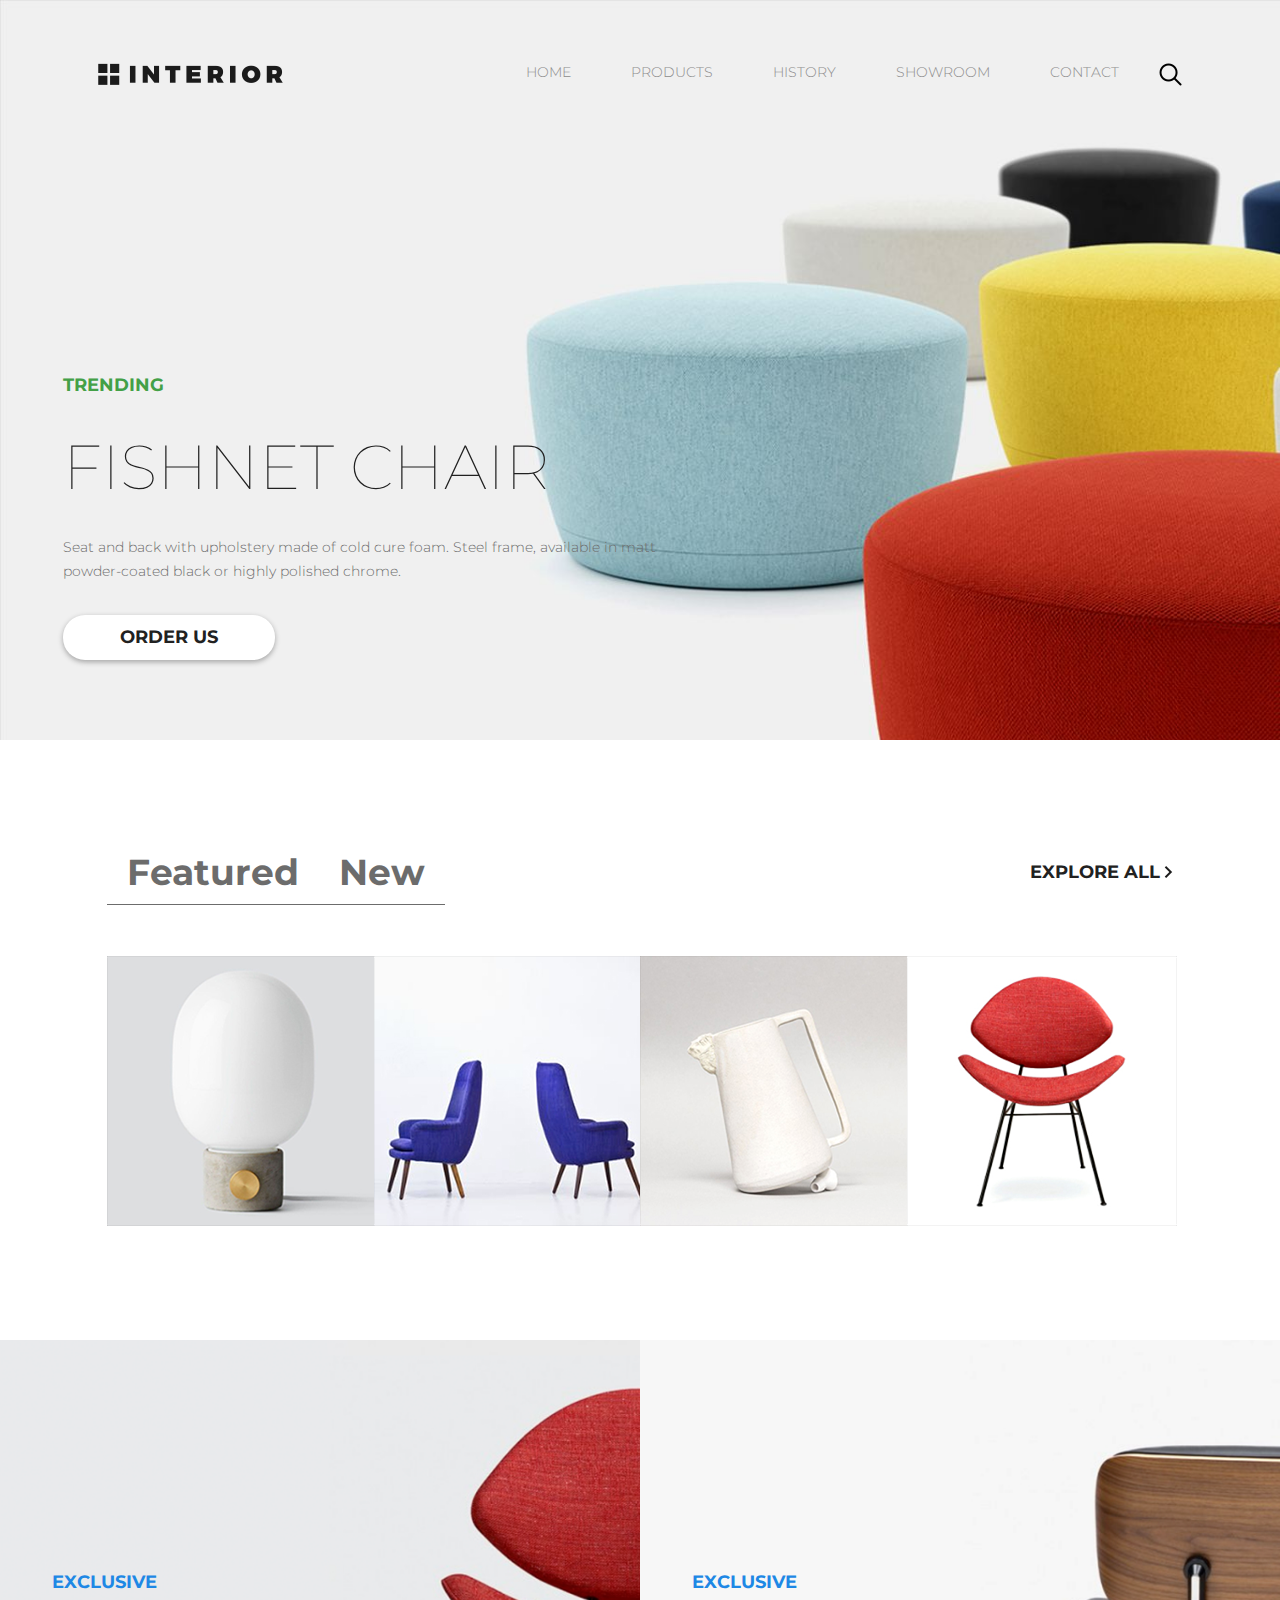
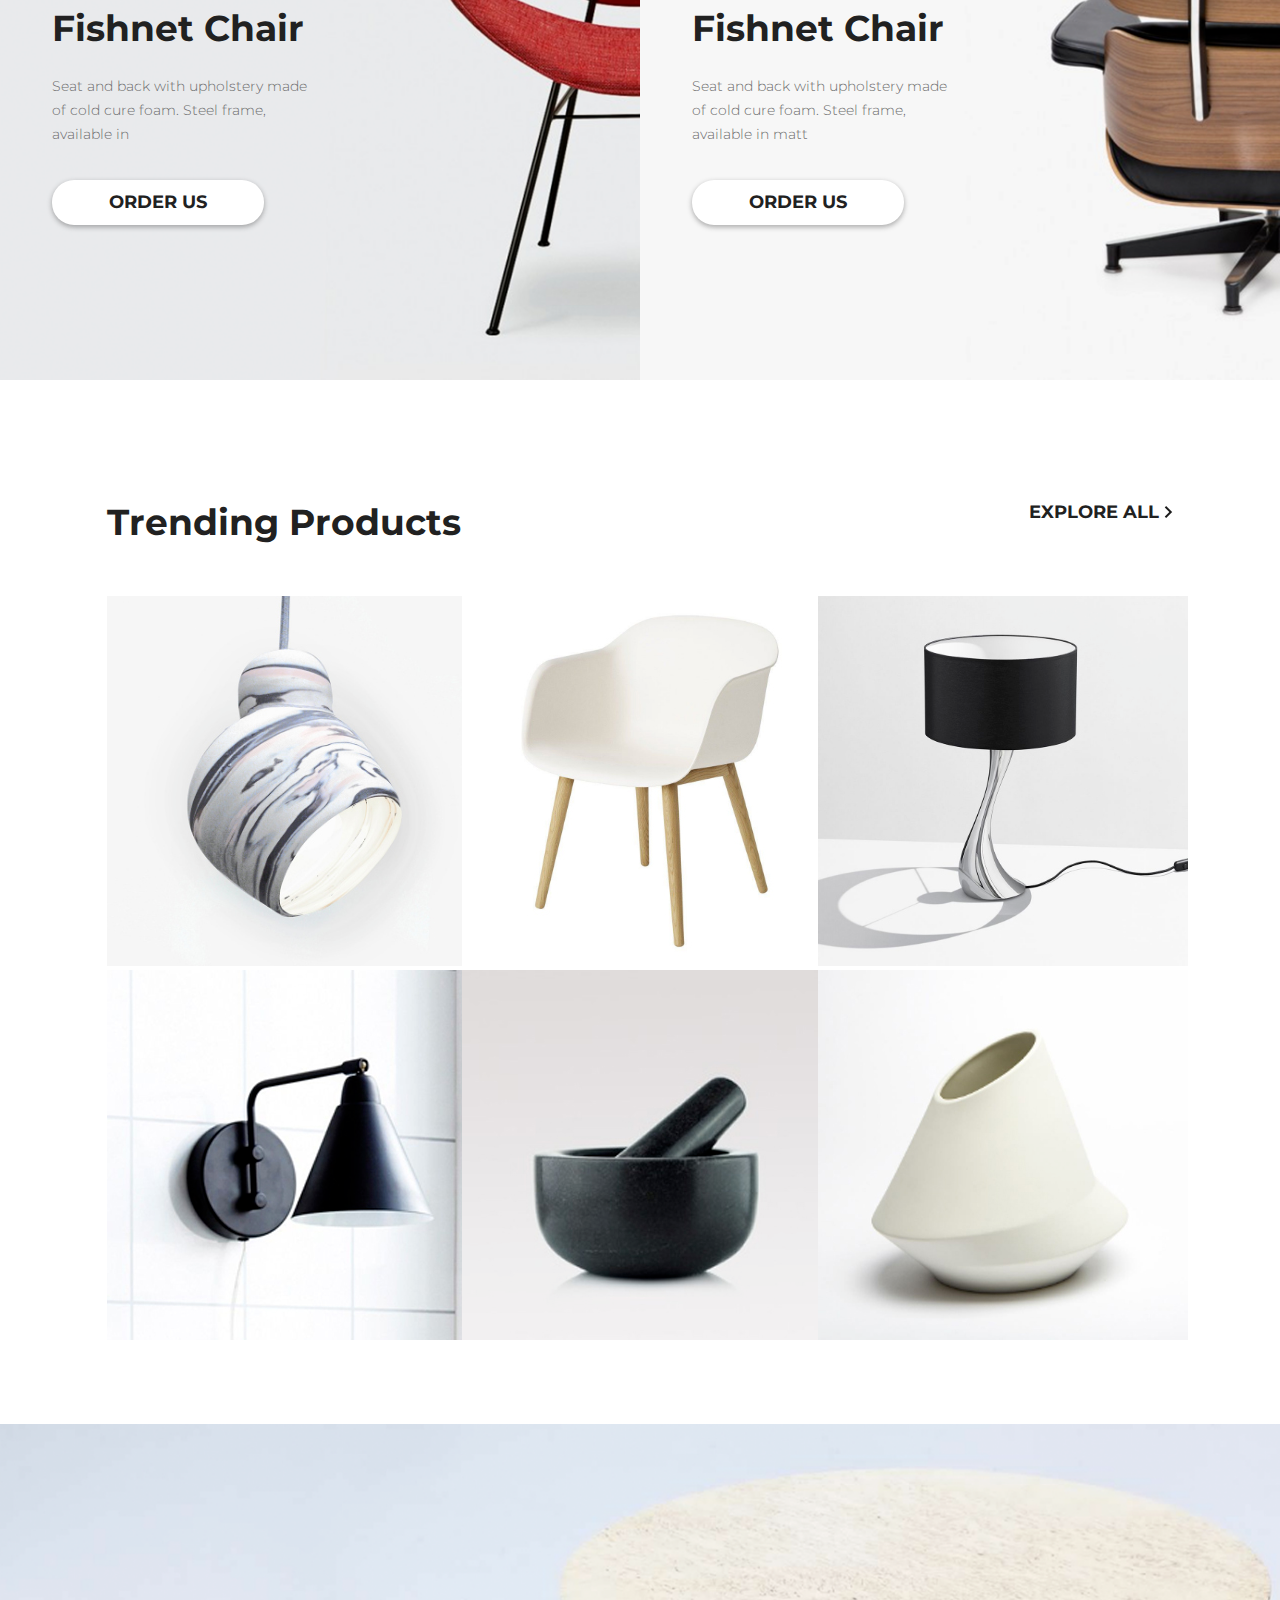
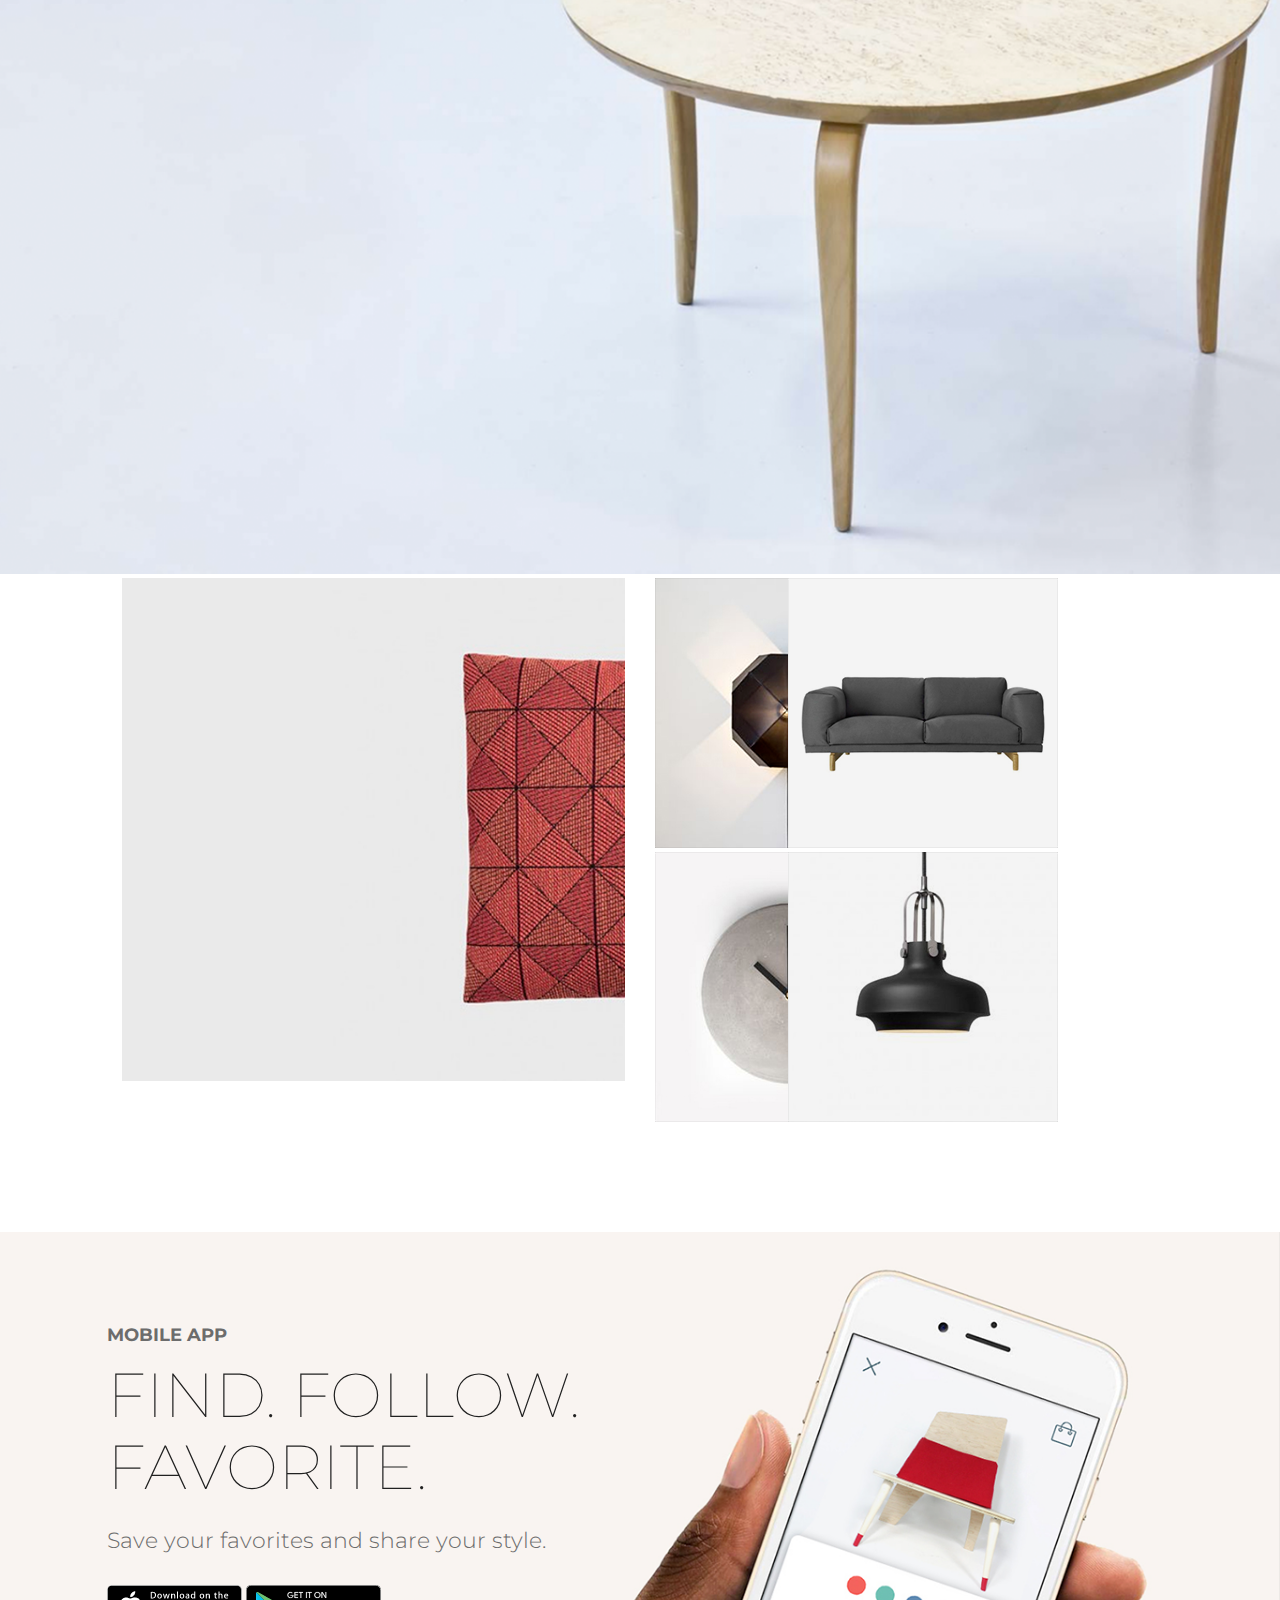
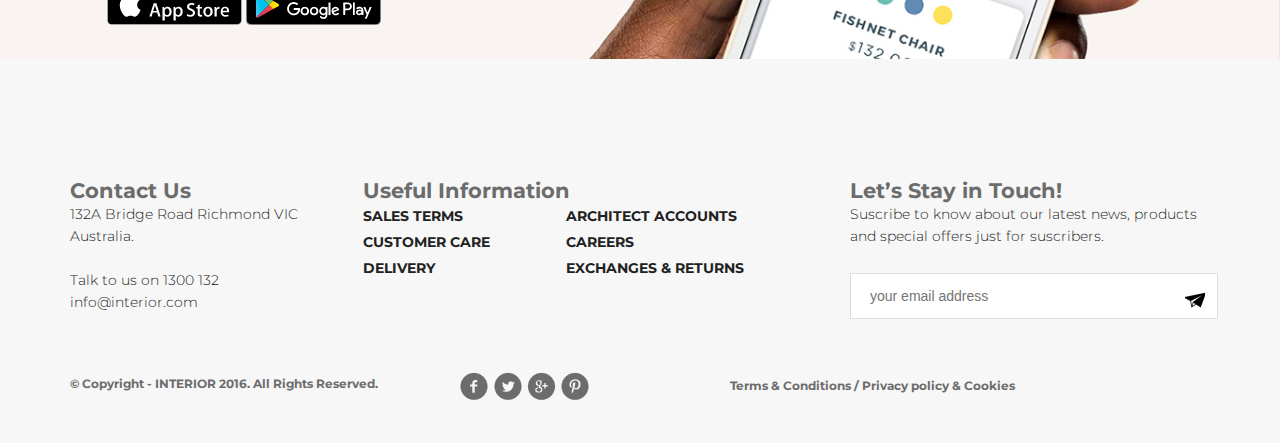
<file: less8/index.html>
<!DOCTYPE html>
<html lang="en">

<head>
    <meta charset="UTF-8">
    <title>Document</title>
    <meta name="viewport" content="width=device-width, initial-scale=1, shrink-to-fit=no">
    <link rel="stylesheet" href="style/style.css">
    <link rel="stylesheet" href="style/footer.css">
    <link rel="stylesheet" href="css/bootstrap-grid.css">
</head>

<body>
    <div class="header">
        <div class="menuLogo">
            <a href="#"><img src="img/logo.png" alt="Логотип" class="logo"></a>
            <ul class="menu">
                <li><a href="index.html">HOME</a></li>
                <li><a href="interior-product.html">PRODUCTS</a></li>
                <li><a href="#">HISTORY</a></li>
                <li><a href="#">SHOWROOM</a></li>
                <li><a href="interior-contact.html">CONTACT</a></li>
                <!--<li><a href="" class="search"><img src="img/search.png"></a></li>-->
                <a href="" class="search"><img src="img/search.png"></a>
            </ul>
        </div>
        <div class="text">
            <h3>TRENDING</h3>
            <h1>Fishnet Chair</h1>
            <p>Seat and back with upholstery made of&nbsp;cold cure foam. Steel frame, available in&nbsp;matt powder-coated black or&nbsp;highly polished chrome.</p>
            <a href="#">Order Us</a>
        </div>
    </div>
    <div class="main">
        <div id="section">
            <div class="section_product">
                <div id="menu-1">
                    <ul>
                        <li><a href="#">Featured</a></li>
                        <li><a href="#">New</a></li>
                    </ul>
                </div>
                <div id="explore_all"><a href="#">explore all</a> <img src="img/arrow.png"> </div>
            </div>
            <div class="section_product_block row">
                <div class="product_block_1 col-3">
                    <a href="#"><img src="img/product-1.png" alt="Product 1 explorer_all"></a>
                    <div id="product_explorer_all_hover">
                        <a href="#">
                            <img src="img/arrow.png">
                            <h3>Fishnet Chair</h3>
                            <p>Seat and back with upholstery made of&nbsp;cold cure foam.
                                <!-- Steel frame, available in&nbsp;matt powder-coated black or&nbsp;highly polished chrome.-->
                            </p>
                        </a>
                    </div>
                </div>
                <div class="product_block_1 col-3">
                    <a href="#"><img src="img/product-2.png" alt="Product 2 explorer_all"></a>
                    <div id="product_explorer_all_hover">
                        <a href="#">
                            <img src="img/arrow.png">
                            <h3>Fishnet Chair</h3>
                            <p>Seat and back with upholstery made of&nbsp;cold cure foam.
                                <!-- Steel frame, available in&nbsp;matt powder-coated black or&nbsp;highly polished chrome.-->
                            </p>
                        </a>
                    </div>
                </div>
                <div class="product_block_1 col-3">
                    <a href="#"><img src="img/product-3.png" alt="Product 3 explorer_all"></a>
                    <div id="product_explorer_all_hover">
                        <a href="#">
                            <img src="img/arrow.png">
                            <h3>Fishnet Chair</h3>
                            <p>Seat and back with upholstery made of&nbsp;cold cure foam.
                                <!-- Steel frame, available in&nbsp;matt powder-coated black or&nbsp;highly polished chrome.-->
                            </p>
                        </a>
                    </div>
                </div>
                <div class="product_block_1 col-3">
                    <a href="#"><img src="img/product-4.png" alt="Product 4 explorer_all"></a>
                    <div id="product_explorer_all_hover">
                        <a href="#">
                            <img src="img/arrow.png">
                            <h3>Fishnet Chair</h3>
                            <p>Seat and back with upholstery made of&nbsp;cold cure foam.
                                <!-- Steel frame, available in&nbsp;matt powder-coated black or&nbsp;highly polished chrome.-->
                            </p>
                        </a>
                    </div>
                </div>
            </div>
        </div>
        <div id="section">
            <div class="block_chear">
                <div><img src="img/promo-img1.png">
                    <div id="promo">
                        <h3>exclusive</h3>
                        <h2>Fishnet Chair</h2>
                        <p>Seat and back with upholstery made of&nbsp;cold cure foam. Steel frame, available in&nbsp;
                            <!-- powder-coated black or&nbsp;highly polished chrome.-->
                        </p>
                        <a href="#">Order Us</a>
                    </div>
                </div>
                <div><img src="img/promo-img.png">
                    <div id="promo">
                        <h3>exclusive</h3>
                        <h2>Fishnet Chair</h2>
                        <p>Seat and back with upholstery made of&nbsp;cold cure foam. Steel frame, available in&nbsp;matt
                            <!-- powder-coated black or&nbsp;highly polished chrome.-->
                        </p>
                        <a href="#">Order Us</a>
                    </div>
                </div>
            </div>
        </div>
        <div id="section">
            <div class="section_trending">
                <p>Trending Products</p>
                <a href="#">
                    
                        explore all <img src="img/arrow.png">
                   
                </a>
            </div>
            <div class="trending_products_all row">
                <div class="col-4"><a href="#"><img src="img/product-11.png" alt="Product 1 trending_products_all"></a>
                </div>
                <div class="col-4"><a href="#"><img src="img/product-21.png" alt="Product 2 trending_products_all"></a>
                </div>
                <div class="col-4"><a href="#"><img src="img/product-31.png" alt="Product 3 trending_products_all"></a>
                </div>
                <div class="col-4"><a href="#"><img src="img/product-41.png" alt="Product 4 trending_products_all"></a>
                </div>
                <div class="col-4"><a href="#"><img src="img/product-5.png" alt="Product 5 trending_products_all"></a>
                </div>
                <div class="col-4"><a href="#"><img src="img/product-6.png" alt="Product 6 trending_products_all"></a>
                </div>
            </div>
        </div>
        <div id="section">
            <div class="hot_deal">
                <img src="img/slider.png" alt="" class="hot_img">
                <div id="hot_deal_slider">
                    <h3>Hot deal</h3>
                    <h2>Fishnet Chair</h2>
                    <p>Seat and back with upholstery made of&nbsp;cold cure foam. Steel frame, available in&nbsp;matt powder-coated black or&nbsp;highly polished chrome.
                    </p>
                    <a href="#">Order Us</a>
                </div>
            </div>
        </div>
        <div id="section">
            <div class="product_section">
                <div class="product_big col-6">
                    <img src="img/product-1-lg.png" alt="">
                </div>
                <div class="product_row row">
                    <div class="exclusive_product1 col-3">
                        <img src="img/product-2-sm.png" alt="">
                    </div>
                    <div class="exclusive_product1 col-3">
                        <img src="img/product-3-sm.png" alt="">
                    </div>
                </div>
                <div class="product_row row">
                    <div class="exclusive_product1 col-3">
                        <img src="img/product-4-sm.png" alt="">
                    </div>
                    <div class="exclusive_product1 col-3">
                        <img src="img/product-5-sm.png" alt="">
                    </div>
                </div>
            </div>
        </div>
        <div id="section">
            <div class="mobile_app">
                <div id="mobile_app">
                    <h3>mobile app</h3>
                    <h2>Find. Follow. Favorite.</h2>
                    <p>Save your favorites and share your style.
                    </p>
                    <a href="#"><img src="img/app-store.png" alt=""></a>
                    <a href="#"><img src="img/google-play.png" alt=""></a>
                </div>
            </div>
        </div>
        <div class="footer">
            <div class="footer_first">
                <div class="">
                    <div id="footer" class="col-3">
                        <h3>Contact Us</h3>
                        <p>132A Bridge Road Richmond VIC Australia.
                            <br>
                            <br>Talk to us on 1300 132 info@interior.com
                        </p>
                    </div>
                    <div id="footer" class="col-5">
                        <h3>Useful Information</h3>
                        <div class="menu_footer row">
                            <ul class="col-5">
                                <li> <a href="#">Sales terms</a></li>
                                <li> <a href="#">Customer care</a></li>
                                <li> <a href="#">Delivery</a></li>
                            </ul>
                            <ul class="col-7">
                                <li><a href="#">Architect accounts</a></li>
                                <li><a href="#">Careers</a></li>
                                <li><a href="#">Exchanges & returns</a></li>
                            </ul>
                        </div>
                    </div>
                    <div id="footer" class="col-4">
                        <h3>Let’s Stay in Touch!</h3>
                        <p>Suscribe to know about our latest news, products and special offers just for suscribers.</p>
                        <input type="email" placeholder="your email address">
                        <input type="submit" value="">
                    </div>
                </div>
            </div>
            <div class="footer_last">
                <div class="">
                    <p class="col-4">© Copyright - INTERIOR 2016. All Rights Reserved.</p>
                    <div class="col-1"></div>
                    <p class="col-2"><img src="img/social-links.png"></p>
                    <div class="col-1"></div>
                    <p class="col-4">Terms & Conditions / Privacy policy & Cookies</p>
                </div>
            </div>
        </div>
</body>

</html>
</file>
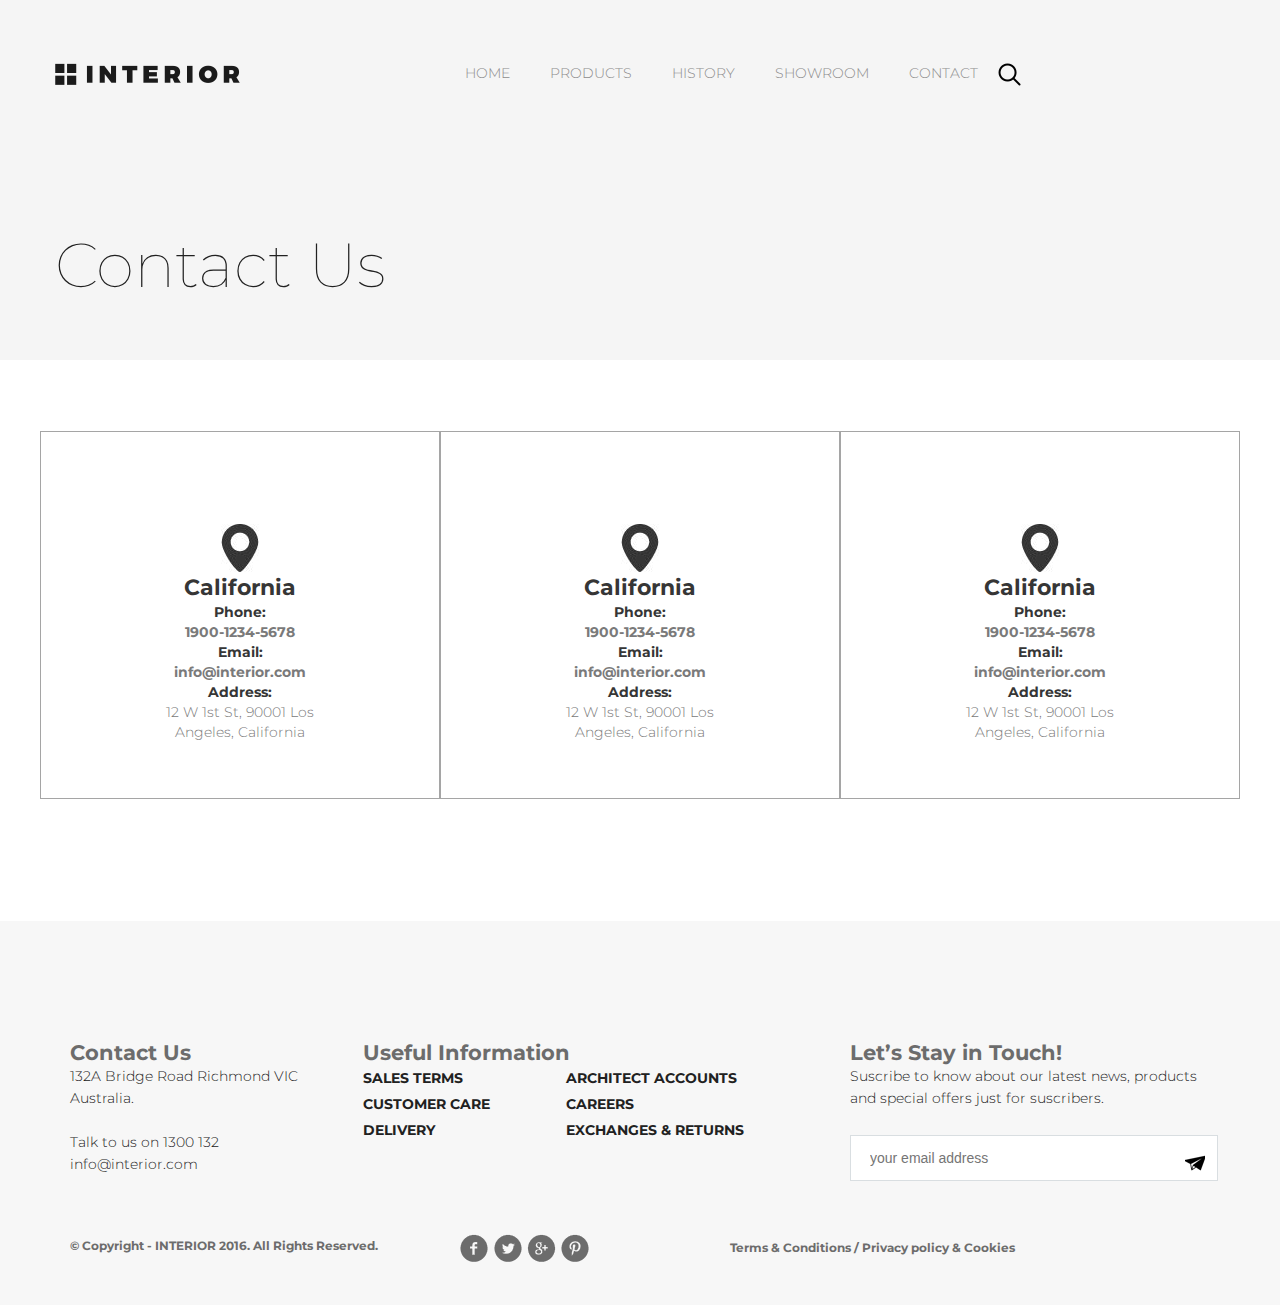
<file: less8/interior-contact.html>
<!DOCTYPE html>
<html lang="en">

<head>
    <meta charset="UTF-8">
    <title>interior-product</title>
    <meta name="viewport" content="width=device-width, initial-scale=1, shrink-to-fit=no">
    <link rel="stylesheet" href="style/interior-contact.css">
    <link rel="stylesheet" href="style/footer.css">
    <link rel="stylesheet" href="css/bootstrap-grid.css">
</head>

<body>
    <div class="header">
        <div class="header_">
            <div class="top_header row">
                <div class="logo col-lg-3 col-xl-4">
                    <a href=""><img src="img/logo.png" alt="Логотип"></a>
                </div>
                <ul class="menu col-xl-8 col-lg-9">
                    <li><a href="index.html">HOME</a></li>
                    <li><a href="interior-product.html">PRODUCTS</a></li>
                    <li><a href="#">HISTORY</a></li>
                    <li><a href="#">SHOWROOM</a></li>
                    <li><a href="interior-contact.html">CONTACT</a></li>
                    <!--<li><a href="" class="search"><img src="img/search.png"></a></li>-->
                    <a href="" class="search"><img src="img/search.png"></a>
                </ul>
            </div>
            <div class="header_h1">
                Contact Us
            </div>
        </div>
    </div>
    <div class="section">
        <div class="row">
            <div class="contact col-4">
                <div>
                    <img src="img/location.jpg" alt="Контакт1">
                    <p>California</p>
                    <div class="address_loc">
                        <p>Phone:</p>
                        <p>1900-1234-5678</p>
                        <p>Email:</p>
                        <p>info@interior.com</p>
                        <p>Address:</p>
                        <p>12 W 1st St, 90001 Los Angeles, California</p>
                    </div>
                </div>
            </div>
            <div class="contact col-4">
                <div>
                    <img src="img/location.jpg" alt="Контакт1">
                    <p>California</p>
                    <div class="address_loc">
                        <p>Phone:</p>
                        <p>1900-1234-5678</p>
                        <p>Email:</p>
                        <p>info@interior.com</p>
                        <p>Address:</p>
                        <p>12 W 1st St, 90001 Los Angeles, California</p>
                    </div>
                </div>
            </div>
            <div class="contact col-4">
                <div>
                    <img src="img/location.jpg" alt="Контакт1">
                    <p>California</p>
                    <div class="address_loc">
                        <p>Phone:</p>
                        <p>1900-1234-5678</p>
                        <p>Email:</p>
                        <p>info@interior.com</p>
                        <p>Address:</p>
                        <p>12 W 1st St, 90001 Los Angeles, California</p>
                    </div>
                </div>
            </div>
        </div>
    </div>
    <div class="footer">
        <div class="footer_first">
            <div class="">
                <div id="footer" class="col-3">
                    <h3>Contact Us</h3>
                    <p>132A Bridge Road Richmond VIC Australia.
                        <br>
                        <br>Talk to us on 1300 132 info@interior.com
                    </p>
                </div>
                <div id="footer" class="col-5">
                    <h3>Useful Information</h3>
                    <div class="menu_footer row">
                        <ul class="col-5">
                            <li> <a href="#">Sales terms</a></li>
                            <li> <a href="#">Customer care</a></li>
                            <li> <a href="#">Delivery</a></li>
                        </ul>
                        <ul class="col-7">
                            <li><a href="#">Architect accounts</a></li>
                            <li><a href="#">Careers</a></li>
                            <li><a href="#">Exchanges & returns</a></li>
                        </ul>
                    </div>
                </div>
                <div id="footer" class="col-4">
                    <h3>Let’s Stay in Touch!</h3>
                    <p>Suscribe to know about our latest news, products and special offers just for suscribers.</p>
                    <input type="email" placeholder="your email address">
                    <input type="submit" value="">
                </div>
            </div>
        </div>
        <div class="footer_last">
            <div class="">
                <p class="col-4">© Copyright - INTERIOR 2016. All Rights Reserved.</p>
                <div class="col-1"></div>
                <p class="col-2"><img src="img/social-links.png"></p>
                <div class="col-1"></div>
                <p class="col-4">Terms & Conditions / Privacy policy & Cookies</p>
            </div>
        </div>
    </div>
</body>

</html>
</file>
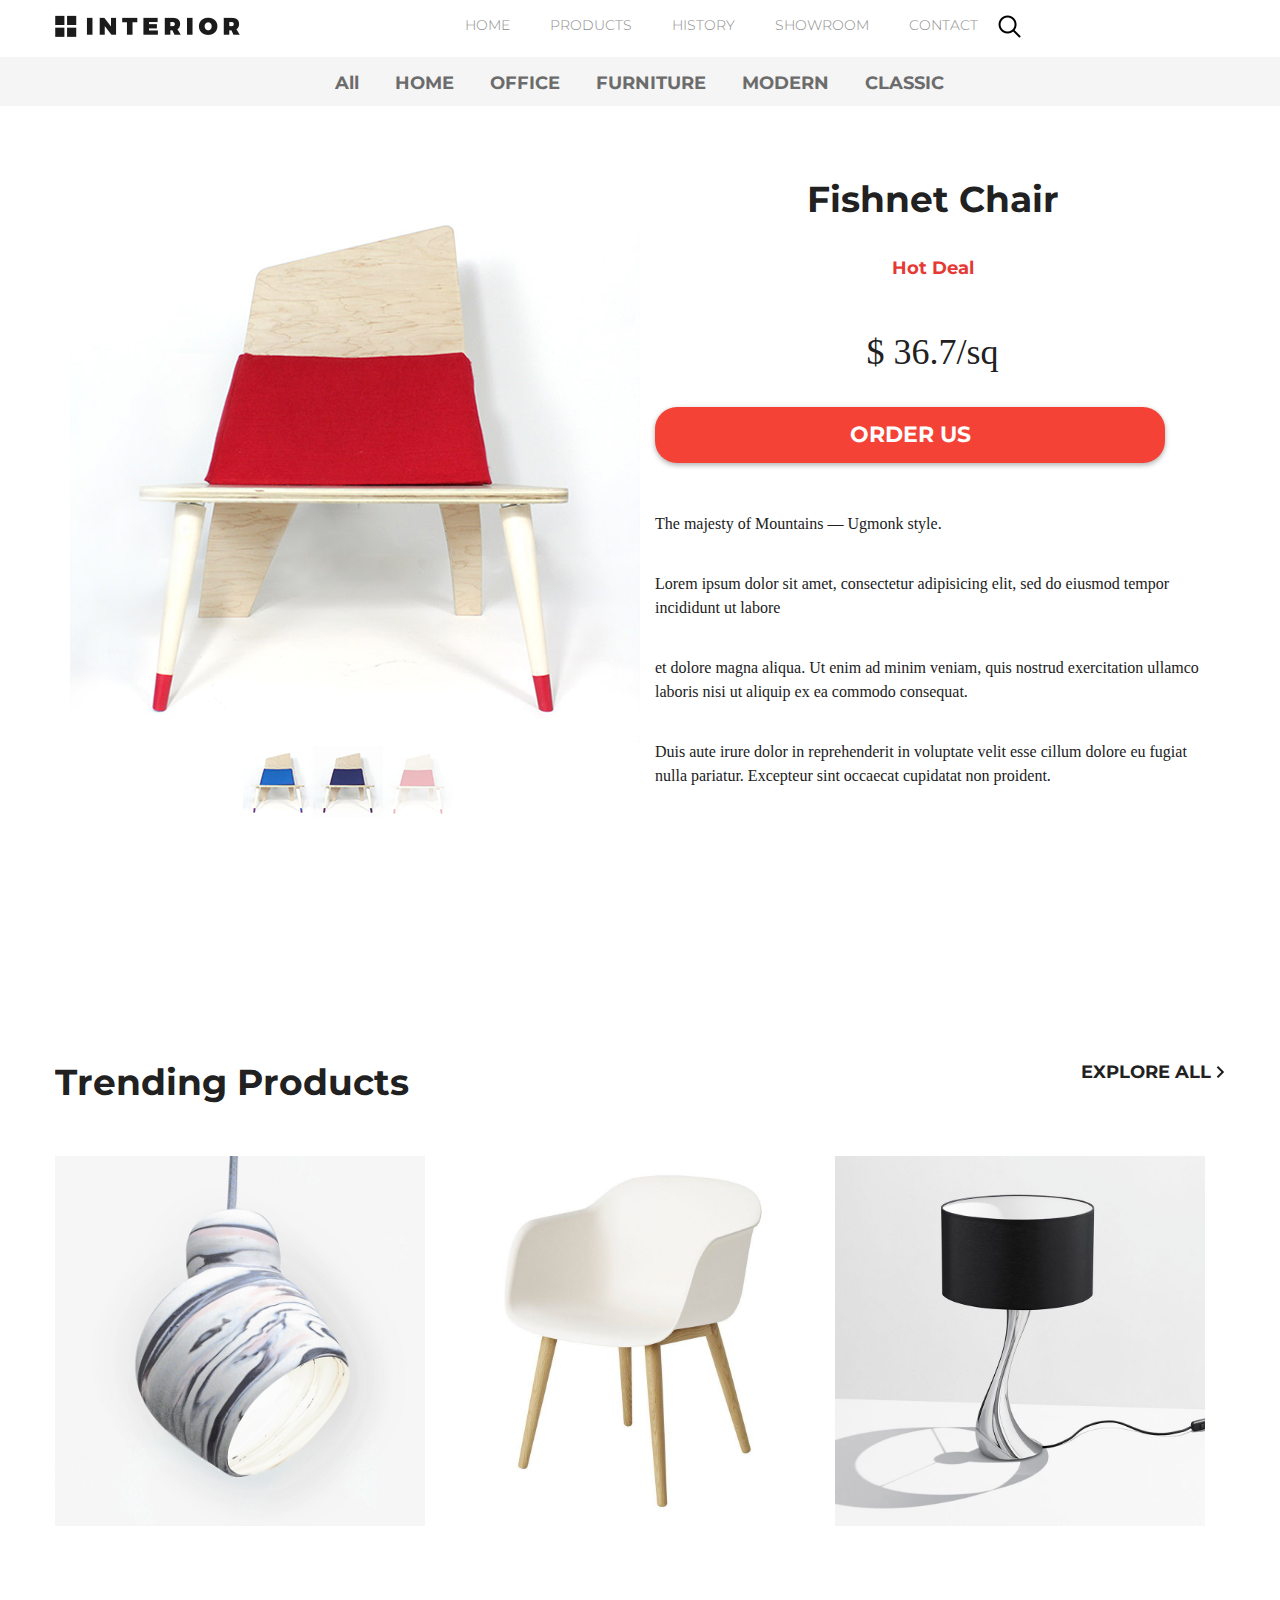
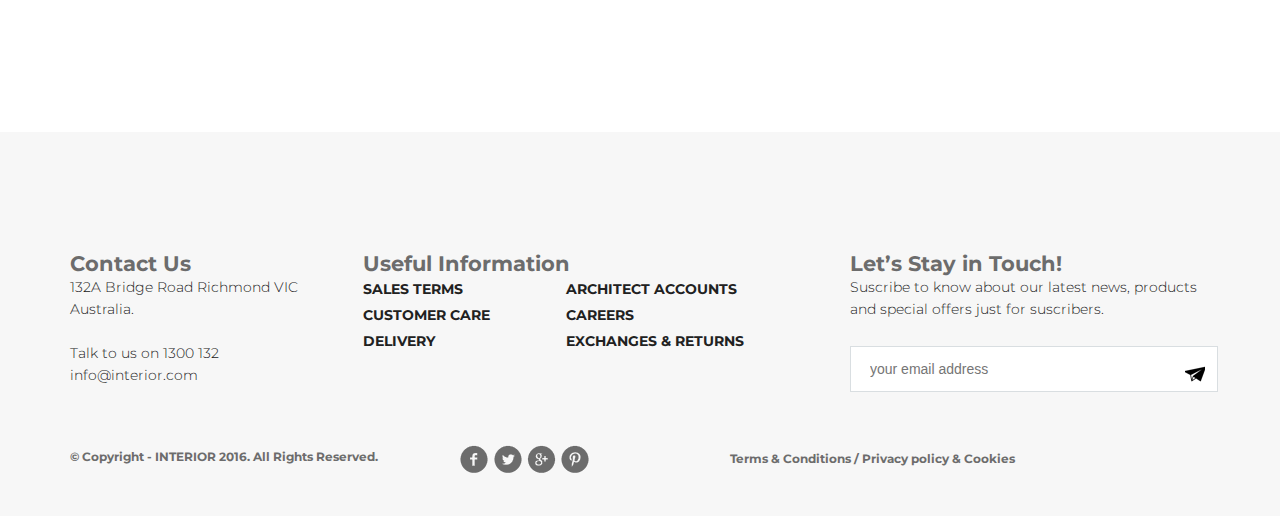
<file: less8/interior-product-deails.html>
<!DOCTYPE html>
<html lang="en">

<head>
    <meta charset="UTF-8">
    <title>interior-product</title>
    <meta name="viewport" content="width=device-width, initial-scale=1, shrink-to-fit=no">
    <link rel="stylesheet" href="style/interior-product-deails.css">
    <link rel="stylesheet" href="style/footer.css">
    <link rel="stylesheet" href="css/bootstrap-grid.css">
</head>

<body>
    <div class="header">
        <div class="header_">
            <div class="top_header row">
                <div class="logo col-lg-3 col-xl-4">
                    <a href=""><img src="img/logo.png" alt="Логотип"></a>
                </div>
                <ul class="menu col-xl-8 col-lg-9">
                    <li><a href="index.html">HOME</a></li>
                    <li><a href="interior-product.html">PRODUCTS</a></li>
                    <li><a href="#">HISTORY</a></li>
                    <li><a href="#">SHOWROOM</a></li>
                    <li><a href="interior-contact.html">CONTACT</a></li>
                    <!--<li><a href="" class="search"><img src="img/search.png"></a></li>-->
                    <a href="" class="search"><img src="img/search.png"></a>
                </ul>
            </div>
            <div class="clear_float"></div>
        </div>
    </div>
    <div class="menu_product">
        <ul>
            <li><a href="#">All</a></li>
            <li><a href="#">HOME</a></li>
            <li><a href="#">OFFICE</a></li>
            <li><a href="#">FURNITURE</a></li>
            <li><a href="#">MODERN</a></li>
            <li><a href="#">CLASSIC</a></li>
        </ul>
    </div>
    <div class="main">
        <div class="section">
            <div class="col-6">
                <img src="img/slider1.png" alt="Slider1">
                <div class="">
                    <img src="img/controll.png" alt="">
                    <img src="img/controll11.png" alt="">
                    <img src="img/controll2.png" alt="">
                </div>
            </div>
            <div class="col-6" id="promo">
                <h1>Fishnet Chair</h1>
                <h2>Hot Deal</h2>
                <p>$ 36.7/sq</p>
                <a href="#">Order Us</a>
                <div>
                    <p>
                        The majesty of&nbsp;Mountains&nbsp;&mdash; Ugmonk style.</p>
                    <p>Lorem ipsum dolor sit amet, consectetur adipisicing elit, sed do&nbsp;eiusmod tempor incididunt ut&nbsp;labore</p>
                    <p>et&nbsp;dolore magna aliqua. Ut&nbsp;enim ad&nbsp;minim veniam, quis nostrud exercitation ullamco laboris nisi ut&nbsp;aliquip ex&nbsp;ea&nbsp;commodo consequat.</p>
                    <p>Duis aute irure dolor in&nbsp;reprehenderit in&nbsp;voluptate velit esse cillum dolore eu&nbsp;fugiat nulla pariatur. Excepteur sint occaecat cupidatat non proident.</p>
                </div>
            </div>
            <div class="clear_float"></div>
        </div>
        <div class="section">
            <div class="section_trending">
                <p>Trending Products</p>
                <a href="#">
                    
                        explore all <img src="img/arrow.png">
                   
                </a>
            </div>
            <div class="trending_products_all row">
                <div class="col-4"><a href="#"><img src="img/product-11.png" alt="Product 1 trending_products_all"></a>
                </div>
                <div class="col-4"><a href="#"><img src="img/product-21.png" alt="Product 2 trending_products_all"></a>
                </div>
                <div class="col-4"><a href="#"><img src="img/product-31.png" alt="Product 3 trending_products_all"></a>
                </div>
            </div>
        </div>
    </div>
    <div class="footer">
        <div class="footer_first">
            <div class="">
                <div id="footer" class="col-3">
                    <h3>Contact Us</h3>
                    <p>132A Bridge Road Richmond VIC Australia.
                        <br>
                        <br>Talk to us on 1300 132 info@interior.com
                    </p>
                </div>
                <div id="footer" class="col-5">
                    <h3>Useful Information</h3>
                    <div class="menu_footer row">
                        <ul class="col-5">
                            <li> <a href="#">Sales terms</a></li>
                            <li> <a href="#">Customer care</a></li>
                            <li> <a href="#">Delivery</a></li>
                        </ul>
                        <ul class="col-7">
                            <li><a href="#">Architect accounts</a></li>
                            <li><a href="#">Careers</a></li>
                            <li><a href="#">Exchanges & returns</a></li>
                        </ul>
                    </div>
                </div>
                <div id="footer" class="col-4">
                    <h3>Let’s Stay in Touch!</h3>
                    <p>Suscribe to know about our latest news, products and special offers just for suscribers.</p>
                    <input type="email" placeholder="your email address">
                    <input type="submit" value="">
                </div>
            </div>
        </div>
        <div class="footer_last">
            <div class="">
                <p class="col-4">© Copyright - INTERIOR 2016. All Rights Reserved.</p>
                <div class="col-1"></div>
                <p class="col-2"><img src="img/social-links.png"></p>
                <div class="col-1"></div>
                <p class="col-4">Terms & Conditions / Privacy policy & Cookies</p>
            </div>
        </div>
    </div>
</body>

</html>
</file>
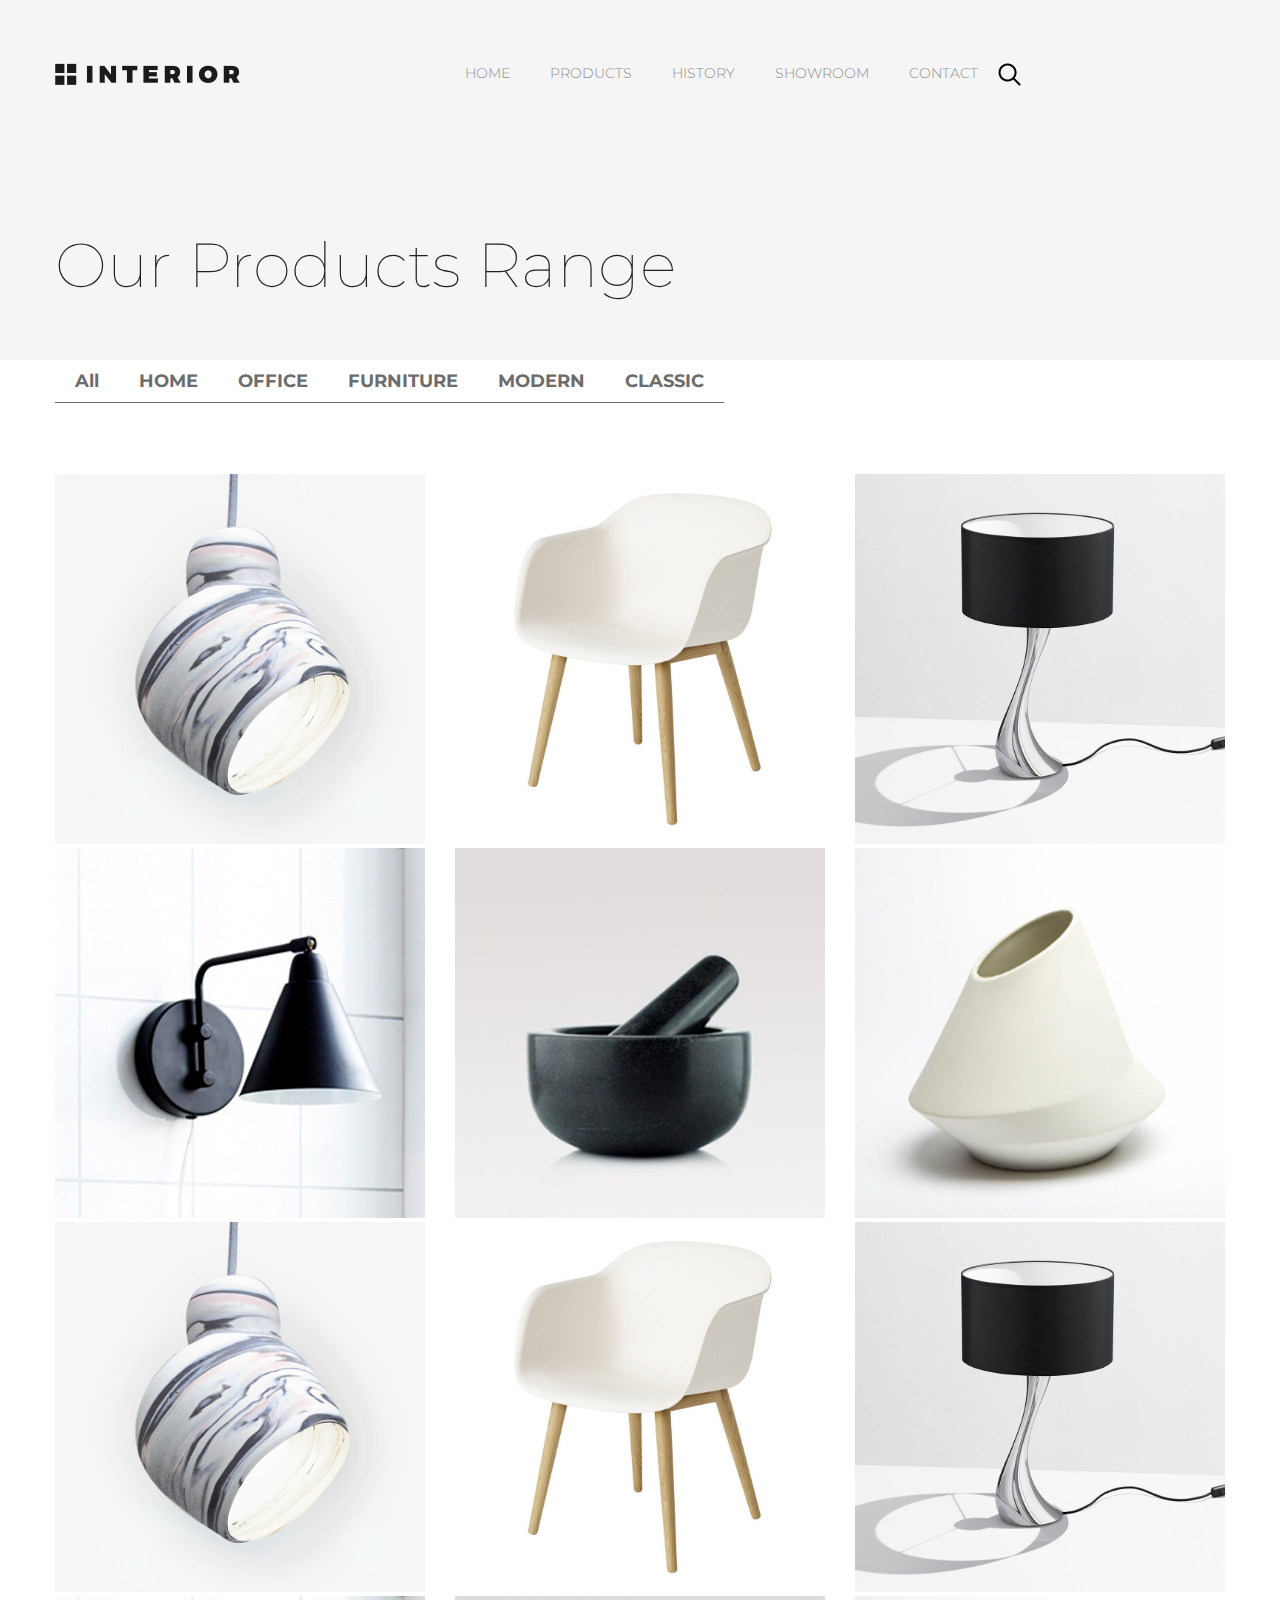
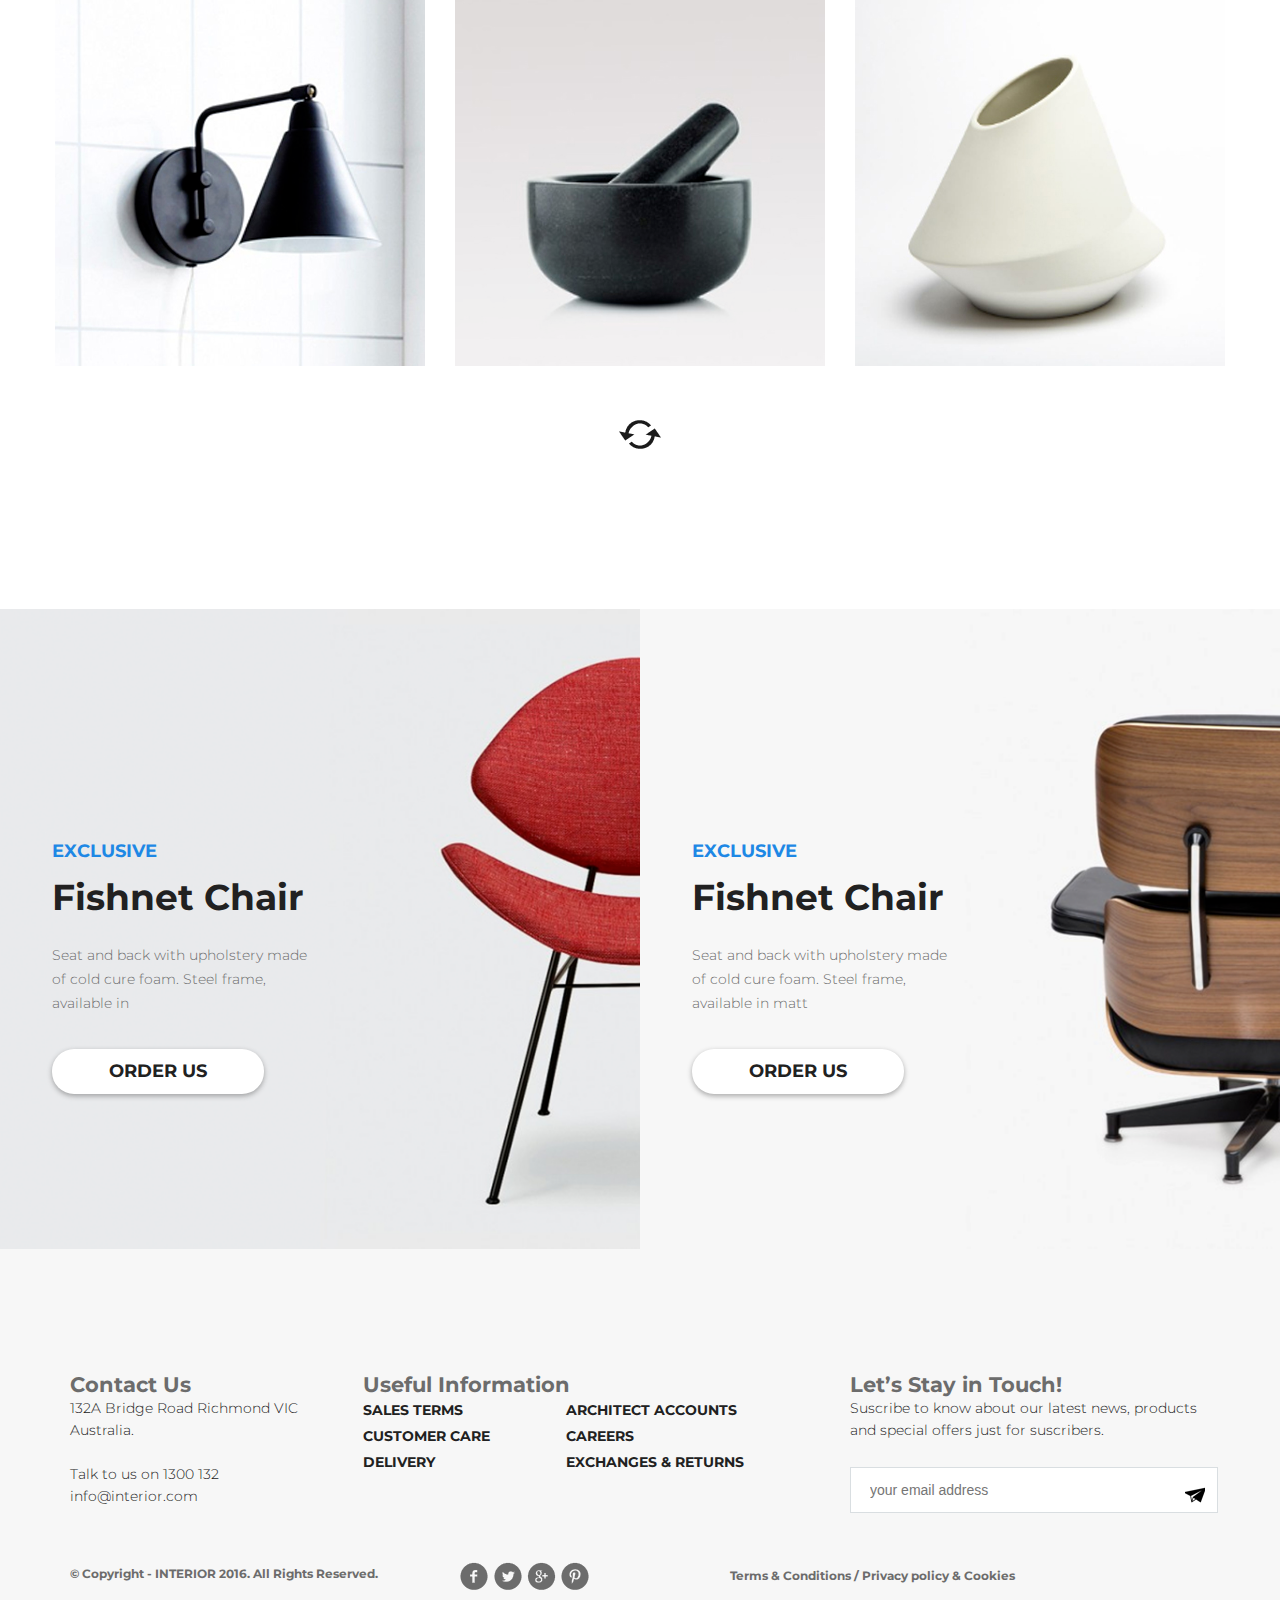
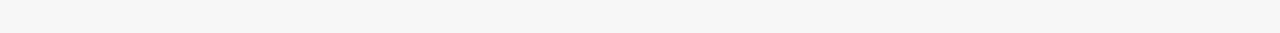
<file: less8/interior-product.html>
<!DOCTYPE html>
<html lang="en">

<head>
    <meta charset="UTF-8">
    <title>interior-product</title>
    <meta name="viewport" content="width=device-width, initial-scale=1, shrink-to-fit=no">
    <link rel="stylesheet" href="style/style-interior-product.css">
    <link rel="stylesheet" href="style/footer.css">
    <link rel="stylesheet" href="css/bootstrap-grid.css">
</head>

<body>
    <div class="header">
        <div class="header_">
            <div class="top_header row">
                <div class="logo col-lg-3 col-xl-4">
                    <a href=""><img src="img/logo.png" alt="Логотип"></a>
                </div>
                <ul class="menu col-xl-8 col-lg-9">
                    <li><a href="index.html">HOME</a></li>
                    <li><a href="interior-product.html">PRODUCTS</a></li>
                    <li><a href="#">HISTORY</a></li>
                    <li><a href="#">SHOWROOM</a></li>
                    <li><a href="interior-contact.html">CONTACT</a></li>
                    <!--<li><a href="" class="search"><img src="img/search.png"></a></li>-->
                    <a href="" class="search"><img src="img/search.png"></a>
                </ul>
            </div>
            <div class="header_h1">
                Our Products Range
            </div>
        </div>
    </div>
    <div class="main">
        <div class="menu_main">
            <div id="menu-1">
                <ul>
                    <li><a href="#">All</a></li>
                    <li><a href="#">HOME</a></li>
                    <li><a href="#">OFFICE </a></li>
                    <li><a href="#">FURNITURE</a></li>
                    <li><a href="#">MODERN</a></li>
                    <li><a href="#">CLASSIC</a></li>
                </ul>
            </div>
            <div class="clear-both"></div>
        </div>

        <div class="section">
            <div class="product_menu row">
                <div class="col-4"><a href="interior-product-deails.html"><img src="img/product-11.png" alt="Product 1 trending_products_all"></a>
                </div>
                <div class="col-4"><a href="interior-product-deails.html"><img src="img/product-21.png" alt="Product 2 trending_products_all"></a>
                </div>
                <div class="col-4"><a href="interior-product-deails.html"><img src="img/product-31.png" alt="Product 3 trending_products_all"></a>
                </div>
                <div class="col-4"><a href="interior-product-deails.html"><img src="img/product-41.png" alt="Product 4 trending_products_all"></a>
                </div>
                <div class="col-4"><a href="interior-product-deails.html"><img src="img/product-5.png" alt="Product 5 trending_products_all"></a>
                </div>
                <div class="col-4"><a href="interior-product-deails.html"><img src="img/product-6.png" alt="Product 6 trending_products_all"></a>
                </div>
                <div class="col-4"><a href="interior-product-deails.html"><img src="img/product-11.png" alt="Product 1 trending_products_all"></a>
                </div>
                <div class="col-4"><a href="interior-product-deails.html"><img src="img/product-21.png" alt="Product 2 trending_products_all"></a>
                </div>
                <div class="col-4"><a href="interior-product-deails.html"><img src="img/product-31.png" alt="Product 3 trending_products_all"></a>
                </div>
                <div class="col-4"><a href="interior-product-deails.html"><img src="img/product-41.png" alt="Product 4 trending_products_all"></a>
                </div>
                <div class="col-4"><a href="interior-product-deails.html"><img src="img/product-5.png" alt="Product 5 trending_products_all"></a>
                </div>
                <div class="col-4"><a href="interior-product-deails.html"><img src="img/product-6.png" alt="Product 6 trending_products_all"></a>
                </div>
            </div>
            <div class="load">
            	<img src="img/load.png" alt="Load">
            </div>
        </div>
        <div id="section">
            <div class="block_chear">
                <div><img src="img/promo-img1.png">
                    <div id="promo">
                        <h3>exclusive</h3>
                        <h2>Fishnet Chair</h2>
                        <p>Seat and back with upholstery made of&nbsp;cold cure foam. Steel frame, available in&nbsp;
                            <!-- powder-coated black or&nbsp;highly polished chrome.-->
                        </p>
                        <a href="#">Order Us</a>
                    </div>
                </div>
                <div><img src="img/promo-img.png">
                    <div id="promo">
                        <h3>exclusive</h3>
                        <h2>Fishnet Chair</h2>
                        <p>Seat and back with upholstery made of&nbsp;cold cure foam. Steel frame, available in&nbsp;matt
                            <!-- powder-coated black or&nbsp;highly polished chrome.-->
                        </p>
                        <a href="#">Order Us</a>
                    </div>
                </div>
            </div>
        </div>
    </div>
    <div class="footer">
        <div class="footer_first">
            <div class="">
                <div id="footer" class="col-3">
                    <h3>Contact Us</h3>
                    <p>132A Bridge Road Richmond VIC Australia.
                        <br>
                        <br>Talk to us on 1300 132 info@interior.com
                    </p>
                </div>
                <div id="footer" class="col-5">
                    <h3>Useful Information</h3>
                    <div class="menu_footer row">
                        <ul class="col-5">
                            <li> <a href="#">Sales terms</a></li>
                            <li> <a href="#">Customer care</a></li>
                            <li> <a href="#">Delivery</a></li>
                        </ul>
                        <ul class="col-7">
                            <li><a href="#">Architect accounts</a></li>
                            <li><a href="#">Careers</a></li>
                            <li><a href="#">Exchanges & returns</a></li>
                        </ul>
                    </div>
                </div>
                <div id="footer" class="col-4">
                    <h3>Let’s Stay in Touch!</h3>
                    <p>Suscribe to know about our latest news, products and special offers just for suscribers.</p>
                    <input type="email" placeholder="your email address">
                    <input type="submit" value="">
                </div>
            </div>
        </div>
        <div class="footer_last">
            <div class="">
                <p class="col-4">© Copyright - INTERIOR 2016. All Rights Reserved.</p>
                <div class="col-1"></div>
                <p class="col-2"><img src="img/social-links.png"></p>
                <div class="col-1"></div>
                <p class="col-4">Terms & Conditions / Privacy policy & Cookies</p>
            </div>
        </div>
    </div>
</body>

</html>
</file>
<file: less8/style/style.css>
@import url('https://fonts.googleapis.com/css?family=Montserrat:100,300,700');
* {
    margin: 0;
    padding: 0;
}

@font-face {
    font-family: icomoon;
    /* Гарнитура шрифта */
    src: url(../font/icomoon.ttf);
    /* Путь к файлу со шрифтом */
}

body {
    font-family: 'Montserrat', sans-serif;
    /*width: 1366px;*/
}

a:hover {
    cursor: pointer;
}

.header {
    background: url(../img/slider-img.jpg) no-repeat;
    /* height: 200px; */
    background-size: 100%;
    /*height: 800px;*/
}

.menuLogo {
    padding: 63px 98px 288px;
}

.menuLogo a img {
    float: left;
}

.menu {
    float: right;
    position: relative;
    top: -10px;
}

.menu li {
    float: left;
    list-style: none;
}

.menu li a {
    text-decoration: none;
    display: inline-block;
    padding: 10px 20px;
}

.menu li a:last-child {
    margin-right: 20px;
}

.menu a img {
    position: relative;
    top: 10px;
}
.menu li a {
    font-family: Montserrat;
    color: #8c8c8c;
    font-size: 14px;
    /* Приближение из-за подстановки шрифтов */
    font-weight: 300;
}

.menu li a:hover,

.menu li a:active {
    border-bottom: 3px solid black;
}

.text {
    padding: 10px 63px 80px;
    /* width: calc(100% - 63px - 63px); */
    width: calc(100% - 63px - 63px - 409px);
}

.text h3 {
    /*font-family: Montserrat;*/
    color: #43a047;
    font-size: 18px;
    /* Приближение из-за подстановки шрифтов */
    font-weight: 700;
    line-height: 48px;
    /* Приближение из-за подстановки шрифтов */
    /*text-align: left;*/
}

.text h1 {
    color: #212121;
    font-size: 62px;
    /* Приближение из-за подстановки шрифтов */
    font-weight: 100;
    line-height: 72px;
    margin-top: 22px;
    text-transform: uppercase;

    /* Приближение из-за подстановки шрифтов */
    /* text-align: left;*/
}

.text p {
    color: #6c6c6c;
    font-size: 14px;
    /* Приближение из-за подстановки шрифтов */
    font-weight: 300;
    line-height: 24px;
    /* Приближение из-за подстановки шрифтов */
    text-align: left;
    display: block;
    /* position: relative; */
    margin-top: 32px;
}

.text a {
    display: block;
    background-color: #ffffff;
    box-shadow: 0px 2px 4.85px 0.15px rgba(33, 33, 33, 0.35);

    color: #212121;
    font-size: 18px;
    /* Приближение из-за подстановки шрифтов */
    font-weight: 700;
    line-height: 45px;
    /* Приближение из-за подстановки шрифтов */
    text-align: center;
    text-decoration: none;
    border-radius: 22px;

    text-transform: uppercase;
    width: 212px;
    height: 45px;
    margin-top: 32px;
}

.text a:hover {
    background: #ffffff url(../img/arrow.png) no-repeat 173px 16px;
}

.section_product {
    padding: 120px 107px 96px;
}

div#menu-1 {
    float: left;
    position: relative;
    top: -20px;
    border-bottom: 1px solid #6c6c6c;
}



div#explore_all {
    float: right;
}

#menu-1 ul li {
    float: left;
    list-style: none;
}

#menu-1 ul li a {
    text-decoration: none;
    display: inline-block;
    padding: 10px 20px;
    color: #6c6c6c;
    font-size: 36px;
    /* Приближение из-за подстановки шрифтов */
    font-weight: 700;
    text-decoration: none;
}

#explore_all a {
    text-decoration: none;
    color: #212121;
    font-size: 18px;
    /* Приближение из-за подстановки шрифтов */
    font-weight: 700;
    line-height: 24px;
    /* Приближение из-за подстановки шрифтов */
    text-align: center;
    text-transform: uppercase;
}

#explore_all a:hover,
#menu-1 ul li a:hover {
    border-bottom: 3px solid black;
}

.section_product_block {
    padding: 0 107px;
    width: 100%;
}


.section_product_block div:hover #product_explorer_all_hover {
    display: block;
}

#product_explorer_all_hover {
    display: none;
    text-align: center;
    position: absolute;
    border-width: 1px;
    border-color: #9c9c9c;
    border-style: solid;
    background-color: #ffffff;
    opacity: 0.9;
    /*width: 268px;*/
    /*  height: 268px;*/
    z-index: 2;
    /*margin-top: -274px;*/
    top: 0;
    height: 100%;
}

#product_explorer_all_hover a {
    text-decoration: none;
    position: relative;
    top: 62px;
}

#product_explorer_all_hover h3 {
    color: #212121;
    font-size: 21.91px;
    /* Приближение из-за подстановки шрифтов */
    font-weight: 700;
    line-height: 30px;
    /* Приближение из-за подстановки шрифтов */
    text-align: center;
    /* transform: scaleX(1.0041);
        margin-top: 19px; */
    position: relative;
    top: 19px;
}

#product_explorer_all_hover p {
    color: #6c6c6c;
    font-size: 13px;
    font-weight: 300;
    line-height: 22px;
    text-align: center;
    /* transform: scaleX(1.0041);
        margin-top: 23px;
        margin-left: 32px;
        margin-right: 32px; */
    position: relative;
    top: 23px;
}

#product_explorer_all_hover img {
    border-radius: 50%;
    background-color: #ffffff;
    box-shadow: 0px 2px 4.85px 0.15px rgba(33, 33, 33, 0.35);
    /* margin-top: 62px;
        margin-left: 11px; */
    padding: 14px 18px;
    /*         width: 12px;
        height: 20px; */
    /*content: url(../img/arrow.png);*/
}

.block_chear {
    padding: 110px 0 calc(100%/2);
}

.block_chear div {
    float: left;
    position: relative;
    width: calc(100%/2);
}

.block_chear div img {
    width: 100%;
}

#promo {
    /* display: none; */
    position: absolute;
    z-index: 2;
    top: 0;
    padding: 218px 52px 10px;
    width: calc(100% - 52px - 222px);
}

#promo h3 {
    color: #1e88e5;
    font-size: 18px;
    /* Приближение из-за подстановки шрифтов */
    font-weight: 700;
    line-height: 48px;
    /* Приближение из-за подстановки шрифтов */
    /* text-align: left; */
    text-transform: uppercase;
}

#promo h2 {
    color: #212121;
    font-size: 36px;
    /* Приближение из-за подстановки шрифтов */
    font-weight: 700;
    /* text-align: left; */
}

#promo p {
    color: #6c6c6c;
    font-size: 13.99px;
    /* Приближение из-за подстановки шрифтов */
    font-weight: 300;
    line-height: 24px;
    margin-top: 24px;
    /* Приближение из-за подстановки шрифтов */
    /* text-align: left;
        transform: scaleY(1.0022); */
    /* свойства ширины и высоты были исключены, поскольку было выполнено трансформирование */
    /* margin-right: 259px;
        width: 374px; */
}

#promo a {
    display: block;
    background-color: #ffffff;
    box-shadow: 0px 2px 4.85px 0.15px rgba(33, 33, 33, 0.35);
    width: 212px;
    height: 45px;
    color: #212121;
    font-size: 18px;
    /* Приближение из-за подстановки шрифтов */
    font-weight: 700;
    line-height: 45px;
    /* Приближение из-за подстановки шрифтов */
    text-align: center;
    text-decoration: none;
    border-radius: 22px;
    /* margin-top: 34px; */
    text-transform: uppercase;
    position: relative;
    top: 34px;
}

#promo a:hover {
    background: #ffffff url(../img/arrow.png) no-repeat 173px 16px;
}

.section_trending {
    padding: 120px 107px 96px;
}

.section_trending p {
    float: left;
    color: #212121;
    font-size: 36px;
    /* Приближение из-за подстановки шрифтов */
    font-weight: 700;
}

.section_trending a {
    float: right;
    text-decoration: none;
    color: #212121;
    font-size: 18px;
    /* Приближение из-за подстановки шрифтов */
    font-weight: 700;
    line-height: 24px;
    text-transform: uppercase;
}

.section_trending a:hover {
    border-bottom: 3px solid black;
}

.trending_products_all {
    padding: 0 107px 80px;
    width: 100%;
}

.trending_products_all div:hover {
    opacity: 0.5;
    filter: alpha(opacity=50);
}

.hot_deal {
    /*padding: 70px 0 0;*/
    position: relative;
}

.hot_deal img {
    width: 100%;
}

#hot_deal_slider {
    display: inline-block;
    position: absolute;
    /* top: 287px; */
    /* height: 36px; */
    z-index: 2;
    top: 0;
    padding: 287px 52px 10px;
    width: calc(100% - 52px - 782px);
}

#hot_deal_slider h3 {
    color: #e53935;
    font-size: 18px;
    /* Приближение из-за подстановки шрифтов */
    font-weight: 700;
    line-height: 48px;
    /* Приближение из-за подстановки шрифтов */
    ;
    text-transform: uppercase;
}

#hot_deal_slider h2 {
    color: #212121;
    font-size: 62px;
    /* Приближение из-за подстановки шрифтов */
    font-weight: 100;
    line-height: 72px;
    /* Приближение из-за подстановки шрифтов */
    text-transform: uppercase;
}

#hot_deal_slider p {
    color: #6c6c6c;
    font-size: 14px;
    /* Приближение из-за подстановки шрифтов */
    font-weight: 300;
    line-height: 24px;
    /* Приближение из-за подстановки шрифтов */
    margin-top: 34px;
}

#hot_deal_slider a {
    display: block;
    background-color: #ffffff;
    box-shadow: 0px 2px 4.85px 0.15px rgba(33, 33, 33, 0.35);
    width: 212px;
    height: 45px;
    color: #212121;
    font-size: 18px;
    /* Приближение из-за подстановки шрифтов */
    font-weight: 700;
    line-height: 45px;
    /* Приближение из-за подстановки шрифтов */
    text-align: center;
    text-decoration: none;
    border-radius: 22px;
    margin-top: 32px;
    text-transform: uppercase;
}

#hot_deal_slider a:hover {
    background: #ffffff url(../img/arrow.png) no-repeat 173px 16px;
}

.product_section {
    padding: 0 107px calc(100%/12);
}

.product_big {
    float: left;
}

.product_big img {
    width: 100%;
}

.product_row {
    /* float: right; */
    /* padding: 0 0 0 120px; */
}

.exclusive_product1 {
    /* position: relative; */
    /* left: calc(100%/2 - 143px); */
    /* display: inline-block; */
    /* margin-right: calc(100%/2 - 143px); */
}


.mobile_app {
    background: url(../img/back-img.png) no-repeat;
    position: relative;
    background-size: 100%;
    /* min-height: 100%; */
    padding: calc(100%/3) 0 0;
}

#mobile_app {
    position: absolute;
    top: 0;
    padding: 79px 107px;
    /*display: inline-block;*/
    /* margin-left: 99px; */
}

#mobile_app h3 {
    color: #6c6c6c;
    font-size: 18px;
    /* Приближение из-за подстановки шрифтов */
    font-weight: 700;
    line-height: 48px;


    text-transform: uppercase;
}

#mobile_app h2 {
    color: #212121;
    font-size: 62px;
    /* Приближение из-за подстановки шрифтов */
    font-weight: 100;
    line-height: 72px;

    /* margin-bottom: 26px; */
    text-transform: uppercase;
    width: calc(100% - 20px);
}

#mobile_app p {
    color: #6c6c6c;
    font-size: 22px;
    /* Приближение из-за подстановки шрифтов */
    font-weight: 300;
    line-height: 24px;
    margin-top: 26px;
    /* Приближение из-за подстановки шрифтов */
}

#mobile_app a {
    display: inline-block;
    margin-top: 32px;
}
</file>
<file: less8/style/footer.css>
.footer {
    background-color: #f7f7f7;
    /* padding: 174px 0; */
    height: 384px;
}


.footer_first,
.footer_last {
    margin: 0 auto 0 auto;
    max-width: 1170px;
    position: relative;
    top: 120px;
}

#footer {


    float: left;
    color: #6c6c6c;
    font-size: 18px;
    /* Приближение из-за подстановки шрифтов */
    font-weight: 700;
    line-height: 24px;
    /* Приближение из-за подстановки шрифтов */
}

.footer_first {
    /*margin-left: 99px;
        height: 86px;*/
    /* max-width: 90%; */
}

#footer:nth-child(1) {}

#footer ul {

    text-transform: uppercase;
}

#footer ul:first-child {}

#footer ul:last-child {}

#footer ul li {
    list-style: none;
}

#footer ul li a {
    text-decoration: none;
    color: #212121;
    font-size: 14px;
    /* Приближение из-за подстановки шрифтов */
    font-weight: 700;
    line-height: 26px;
    /* Приближение из-за подстановки шрифтов */
}

#footer ul li a:hover {
    border-bottom: 3px solid black;
}

#footer:last-child {

    /* margin-right: 98px;*/
}

.footer_last {}

#footer p {

    color: #212121;
    font-size: 14px;
    /* Приближение из-за подстановки шрифтов */
    font-weight: 300;
    line-height: 22px;
    /* Приближение из-за подстановки шрифтов */
}

#footer input[type="email"] {
    border-width: 1px;
    border-color: #d9dee1;
    border-style: solid;
    background: #ffffff;
    width: 368px;
    height: 46px;
    margin-top: 26px;

    color: #6c6c6c;
    font-size: 14px;
    /* Приближение из-за подстановки шрифтов */
    font-weight: 300;
    line-height: 22px;
    /* Приближение из-за подстановки шрифтов */
    text-align: left;
    padding-left: 19px;
}

#footer input[type="submit"] {
    background: url(../img/paper-plane.png) no-repeat 50% 50%;
    width: 20px;
    height: 20px;
    border: none;
    position: relative;
    bottom: 32px;
    left: 335px;
}

.footer_last p {
    display: inline-block;
    /*margin-top: 77px;*/
}

.footer_last p:nth-child(1) {
    /* margin-left: 98px; */
    color: #6c6c6c;
    font-size: 12px;
    /* Приближение из-за подстановки шрифтов */
    font-weight: 700;
    line-height: 26px;
    /* Приближение из-за подстановки шрифтов */
}

.footer_last p:nth-child(2) {

    color: #6c6c6c;
    font-size: 28px;
    /* Приближение из-за подстановки шрифтов */
    font-weight: 400;
    line-height: 26px;
    /* Приближение из-за подстановки шрифтов */
    text-align: center;
}


.footer_last p:last-child {


    /* margin-left: 172px; */
    color: #6c6c6c;
    font-size: 12px;
    /* Приближение из-за подстановки шрифтов */
    font-weight: 700;
    line-height: 26px;
    /* Приближение из-за подстановки шрифтов */
    text-align: right;
}

.footer_first {
    height: calc(100%/2);
}
.footer_last p{
    float: left;
}
</file>
<file: less8/style/interior-contact.css>
@import url('https://fonts.googleapis.com/css?family=Montserrat:100,300,700');
* {
    margin: 0;
    padding: 0;
}

body {
    font-family: 'Montserrat', sans-serif;
    /*width: 1366px;*/
}

a:hover {
    cursor: pointer;
}


.header {
    background-color: #f5f5f5;
    /* width: 1366px; */
    height: 360px;
}

.header_ {
    margin: 0 auto 0 auto;
    max-width: 1170px;
    position: relative;
    top: 63px;
    /* height: calc(100%/2); */
    /* bottom: 44px; */
    height: 79%;
}

.top_header {
    height: 27px;
    width: 100%
}

.logo {
    float: left;
}

.menu {
    float: right;
    position: relative;
}


.menu li {
    float: left;
    list-style: none;
}

.menu li a {
    text-decoration: none;
    display: inline-block;
    padding: 0 20px;
}

.menu li a:last-child {
    /* margin-right: 20px; */
}

.menu a img {
    position: relative;
    /* top: 10px; */
}

.menu li a {
    font-family: Montserrat;
    color: #8c8c8c;
    font-size: 14px;
    /* Приближение из-за подстановки шрифтов */
    font-weight: 300;
}

.menu li a:hover,
.menu li a:active {
    border-bottom: 3px solid black;
}

.header_h1 {
    font-family: Montserrat;
    color: #212121;
    font-size: 62px;
    /* Приближение из-за подстановки шрифтов */
    font-weight: 100;
    position: absolute;
    bottom: 44px;
}

.section {
    margin: 71px auto 122px auto;
    max-width: 1170px;
}

.contact {
    border-width: 1px;
    border-color: #9c9c9c;
    border-style: solid;
    background-color: #ffffff;
    opacity: 0.9;
    /* width: 368px; */
    height: 368px;
    position: relative;
}

.contact div:first-child {
    width: 50%;
    position: absolute;
    top: 25%;
    left: 25%;
}

.contact:nth-child(even) {
    /*  margin: 0 30px; */
}

.contact div p {
    color: #212121;
    font-size: 21.91px;
    /* Приближение из-за подстановки шрифтов */
    font-weight: 700;
    line-height: 30px;
    /* Приближение из-за подстановки шрифтов */
    text-align: center;
}

.contact div img {
    display: block;
    margin: 0 auto;
}

.address_loc {
    width: 100%;
}

.address_loc p:nth-child(even) {
    color: #6c6c6c;
    font-size: 14px;
    /* Приближение из-за подстановки шрифтов */
    font-weight: 700;
    line-height: 20.082px;
    /* Приближение из-за подстановки шрифтов */
    text-align: center;
}

.address_loc p:nth-child(odd) {
    color: #212121;
    font-size: 14px;
    /* Приближение из-за подстановки шрифтов */
    font-weight: 700;
    line-height: 20.082px;
    /* Приближение из-за подстановки шрифтов */
    text-align: center;
}

.address_loc p:last-child {
    color: #6c6c6c;
    font-size: 14px;
    /* Приближение из-за подстановки шрифтов */
    font-weight: 300;
    line-height: 20.082px;
    /* Приближение из-за подстановки шрифтов */
    text-align: center;
}
</file>
<file: less8/style/interior-product-deails.css>
@import url('https://fonts.googleapis.com/css?family=Montserrat:100,300,700');
* {
    margin: 0;
    padding: 0;
}

body {
    font-family: 'Montserrat', sans-serif;
    /*width: 1366px;*/
}

a:hover {
    cursor: pointer;
}


.header {
    padding: 15px 0px;
}

.menu_product {
    background-color: #f5f5f5;
    padding: 15px 0px;
}

.menu_product ul li {
    float: left;
    list-style: none;
}

.menu_product ul li a {
    text-decoration: none;
    display: inline-block;

    padding: 0 18px;
    color: #6c6c6c;
    font-size: 17.99px;
    /* Приближение из-за подстановки шрифтов */
    font-weight: 700;
}

.menu_product ul li a:hover,
.menu_product ul li a:active {
    color: #212121;
    font-size: 17.99px;
    /* Приближение из-за подстановки шрифтов */
    font-weight: 700;
}

.menu_product ul {
    margin: 0 auto 0 auto;
    width: 647px;
    height: 19px;
}

.header_ {
    margin: 0 auto 0 auto;
    max-width: 1170px;
    /*     position: relative;
    top: 63px; */
    /* height: calc(100%/2); */
    /* bottom: 44px; */
    /* height: 79%; */
}

.top_header {
    height: 27px;
    width: 100%
}

.logo {
    float: left;
}

.menu {
    float: right;
    position: relative;
}


.menu li {
    float: left;
    list-style: none;
}

.menu li a {
    text-decoration: none;
    display: inline-block;
    padding: 0 20px;
}

.menu li a:last-child {
    /* margin-right: 20px; */
}

.menu a img {
    position: relative;
    /* top: 10px; */
}

.menu li a {
    font-family: Montserrat;
    color: #8c8c8c;
    font-size: 14px;
    /* Приближение из-за подстановки шрифтов */
    font-weight: 300;
}


.menu li a:hover,
.menu li a:active {
    border-bottom: 3px solid black;
}

.clear_float {
    clear: both;
}

.header_h1 {
    font-family: Montserrat;
    color: #212121;
    font-size: 62px;
    /* Приближение из-за подстановки шрифтов */
    font-weight: 100;
    position: absolute;
    bottom: 44px;
}

.section {
    margin: 71px auto 122px auto;
    max-width: 1170px;
    overflow: auto
}

.section:first-child div:first-child div {
    margin: 0 auto;
    width: 210px;
}

.section:first-child div:first-child div img {
    float: left;
}

.section:first-child div:first-child img {
    display: block;
    margin: 0 auto;
}

.section:first-child>div {
    float: left;
}

.section:first-child>div:nth-child(2) h1 {
    color: #212121;
    font-size: 35.98px;
    /* Приближение из-за подстановки шрифтов */
    font-weight: 700;
    text-align: center;
}

.section:first-child>div:nth-child(2) h2 {
    color: #e53935;
    font-size: 18px;
    /* Приближение из-за подстановки шрифтов */
    font-weight: 700;
    line-height: 48px;
    /* Приближение из-за подстановки шрифтов */
    text-align: center;
    margin-top: 23px;
}

.section:first-child>div:nth-child(2) p {
    font-family: Gotham;
    color: #212121;
    font-size: 36px;
    /* Приближение из-за подстановки шрифтов */
    font-weight: 300;
    line-height: 48px;
    /* Приближение из-за подстановки шрифтов */
    text-align: center;
    margin-top: 36px;
}

.section:first-child>div:nth-child(2) div {
    margin-top: 49px;
}

.section:first-child>div:nth-child(2) div p {
    font-family: Gotham;
    color: #212121;
    font-size: 16px;
    /* Приближение из-за подстановки шрифтов */
    font-weight: 300;
    line-height: 24px;
    /* Приближение из-за подстановки шрифтов */
    text-align: left;
}

#promo a {
    display: block;
    background-color: #f44336;
    box-shadow: 0px 2px 4.85px 0.15px rgba(33, 33, 33, 0.35);

    color: #ffffff;
    font-size: 21.99px;
    /* Приближение из-за подстановки шрифтов */
    font-weight: 700;
    line-height: 24px;
    /* Приближение из-за подстановки шрифтов */
    text-align: center;
    text-decoration: none;
    border-radius: 22px;

    text-transform: uppercase;
    width: 510px;
    /* height: 71px; */
    padding: 16px;
    margin-top: 31px;
}

#promo a:hover {
    background: #f44336 url(../img/arrow-product.png) no-repeat 334px 16px;
}

.section_trending {
    padding: 120px 0 96px;
}

.section_trending p {
    float: left;
    color: #212121;
    font-size: 36px;
    /* Приближение из-за подстановки шрифтов */
    font-weight: 700;
}

.section_trending a {
    float: right;
    text-decoration: none;
    color: #212121;
    font-size: 18px;
    /* Приближение из-за подстановки шрифтов */
    font-weight: 700;
    line-height: 24px;
    text-transform: uppercase;
}

.section_trending a:hover {
    border-bottom: 3px solid black;
}

.trending_products_all {
    padding: 0 0 80px;
    width: 100%;
}

.trending_products_all div:hover {
    opacity: 0.5;
    filter: alpha(opacity=50);
}
</file>
<file: less8/style/style-interior-product.css>
@import url('https://fonts.googleapis.com/css?family=Montserrat:100,300,700');
* {
    margin: 0;
    padding: 0;
}

body {
    font-family: 'Montserrat', sans-serif;
    /*width: 1366px;*/
}

a:hover {
    cursor: pointer;
}


.header {
    background-color: #f5f5f5;
    /* width: 1366px; */
    height: 360px;
}

.header_ {
    margin: 0 auto 0 auto;
    max-width: 1170px;
    position: relative;
    top: 63px;
    /* height: calc(100%/2); */
    /* bottom: 44px; */
    height: 79%;
}

.top_header {
    height: 27px;
    width: 100%
}

.logo {
    float: left;
}

.menu {
    float: right;
    position: relative;
}

.menu li a {
    font-family: Montserrat;
    color: #8c8c8c;
    font-size: 14px;
    /* Приближение из-за подстановки шрифтов */
    font-weight: 300;
}

.menu li {
    float: left;
    list-style: none;
}

.menu li a {
    text-decoration: none;
    display: inline-block;
    padding: 0 20px;
}

.menu li a:last-child {
    /* margin-right: 20px; */
}

.menu a img {
    position: relative;
    /* top: 10px; */
}

.menu li a:hover,

.menu li a:active {
    border-bottom: 3px solid black;
}

.header_h1 {
    font-family: Montserrat;
    color: #212121;
    font-size: 62px;
    /* Приближение из-за подстановки шрифтов */
    font-weight: 100;
    position: absolute;
    bottom: 44px;
}

.section {
    margin: 71px auto 0 auto;
    max-width: 1170px;
}

.block_chear {
    padding: 110px 0 calc(100%/2);
}

.block_chear div {
    float: left;
    position: relative;
    width: calc(100%/2);
}

.block_chear div img {
    width: 100%;
}

#promo {
    /* display: none; */
    position: absolute;
    z-index: 2;
    top: 0;
    padding: 218px 52px 10px;
    width: calc(100% - 52px - 222px);
}

#promo h3 {
    color: #1e88e5;
    font-size: 18px;
    /* Приближение из-за подстановки шрифтов */
    font-weight: 700;
    line-height: 48px;
    /* Приближение из-за подстановки шрифтов */
    /* text-align: left; */
    text-transform: uppercase;
}

#promo h2 {
    color: #212121;
    font-size: 36px;
    /* Приближение из-за подстановки шрифтов */
    font-weight: 700;
    /* text-align: left; */
}

#promo p {
    color: #6c6c6c;
    font-size: 13.99px;
    /* Приближение из-за подстановки шрифтов */
    font-weight: 300;
    line-height: 24px;
    margin-top: 24px;
    /* Приближение из-за подстановки шрифтов */
    /* text-align: left;
        transform: scaleY(1.0022); */
    /* свойства ширины и высоты были исключены, поскольку было выполнено трансформирование */
    /* margin-right: 259px;
        width: 374px; */
}

#promo a {
    display: block;
    background-color: #ffffff;
    box-shadow: 0px 2px 4.85px 0.15px rgba(33, 33, 33, 0.35);
    width: 212px;
    height: 45px;
    color: #212121;
    font-size: 18px;
    /* Приближение из-за подстановки шрифтов */
    font-weight: 700;
    line-height: 45px;
    /* Приближение из-за подстановки шрифтов */
    text-align: center;
    text-decoration: none;
    border-radius: 22px;
    /* margin-top: 34px; */
    text-transform: uppercase;
    position: relative;
    top: 34px;
}

#promo a:hover {
    background: #ffffff url(../img/arrow.png) no-repeat 173px 16px;
}

.menu_main {
    margin: 0 auto 0 auto;
    max-width: 1170px;
}

#menu-1 {
    float: left;
    position: relative;

    border-bottom: 1px solid #6c6c6c;
}



#menu-1 ul li {
    float: left;
    list-style: none;
}

#menu-1 ul li a {
    text-decoration: none;
    display: inline-block;
    padding: 10px 20px;
    font-family: Montserrat;
    color: #6c6c6c;
    font-size: 18px;
    /* Приближение из-за подстановки шрифтов */
    font-weight: 700;
    text-decoration: none;
}


#menu-1 ul li a:hover {
    border-bottom: 3px solid black;
    font-family: Montserrat;
    color: #212121;
    font-size: 18px;
    /* Приближение из-за подстановки шрифтов */
    font-weight: 700;
}

.clear-both {
    clear: left;
}

.load img {
    display: block;
    margin: 50px auto;
}
</file>
